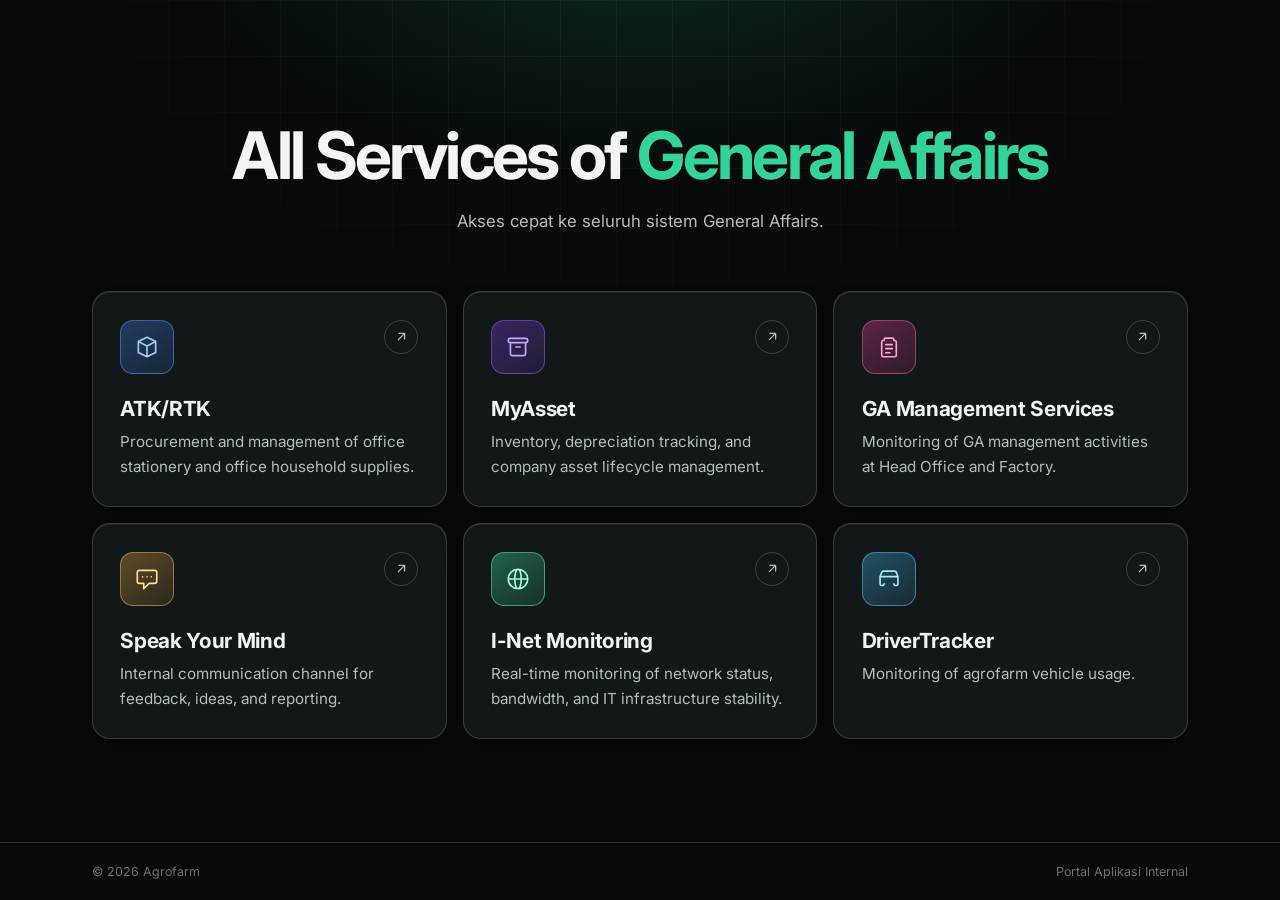
<file: index.html>
<!doctype html>
<html lang="id">
  <head>
    <meta charset="UTF-8" />
    <meta name="viewport" content="width=device-width, initial-scale=1.0" />
    <title>Portal Aplikasi GA - Agrofarm</title>
    <link rel="preconnect" href="https://fonts.googleapis.com" />
    <link rel="preconnect" href="https://fonts.gstatic.com" crossorigin />
    <link href="https://fonts.googleapis.com/css2?family=Inter:wght@400;500;600;700&family=JetBrains+Mono:wght@400;500&display=swap" rel="stylesheet" />
    <link rel="stylesheet" href="styles.css" />
  </head>
  <body>
    <div class="backdrop" aria-hidden="true"></div>

    <header class="hero">
      <div class="wrap">
        <h1>All Services of <span class="grad">General Affairs</span></h1>
        <p class="lede">Akses cepat ke seluruh sistem General Affairs.</p>
      </div>
    </header>

    <main class="wrap">
      <div class="grid" id="appsGrid" aria-label="Daftar aplikasi Agrofarm"></div>
    </main>

    <footer class="footer">
      <div class="wrap footer-inner">
        <span>&copy; <span id="year"></span> Agrofarm</span>
        <span>Portal Aplikasi Internal</span>
      </div>
    </footer>

    <div class="toast" id="toast" role="status" aria-live="polite">Memproses...</div>

    <script src="script.js"></script>
  </body>
</html>
</file>
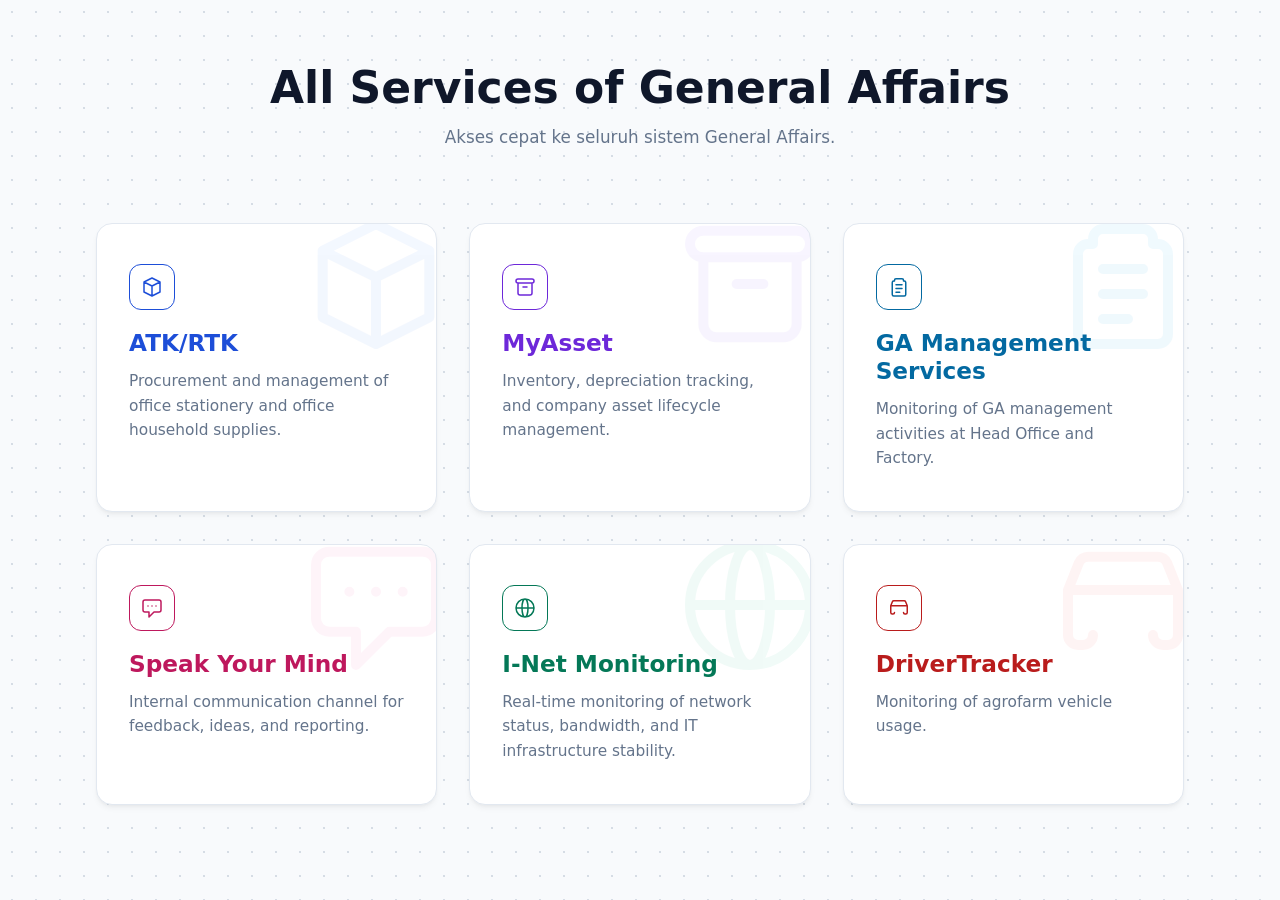
<file: backup-original/index.html>
<!doctype html>
<html lang="id">
  <head>
    <meta charset="UTF-8" />
    <meta name="viewport" content="width=device-width, initial-scale=1.0" />
    <title>Portal Aplikasi GA - Agrofarm</title>
    <link rel="stylesheet" href="styles.css" />
  </head>
  <body>
    <header class="page-header">
      <h1>All Services of General Affairs</h1>
      <p>Akses cepat ke seluruh sistem General Affairs.</p>
    </header>

    <main class="app-grid" id="appsGrid" aria-label="Daftar aplikasi Agrofarm"></main>

    <div class="toast" id="toast" role="status" aria-live="polite">Memproses...</div>

    <script src="script.js"></script>
  </body>
</html>
</file>
<file: styles.css>
:root {
  color-scheme: dark;
  --bg: #07090b;
  --surface: #12171a;
  --surface-hover: #181e22;
  --line: rgba(255, 255, 255, 0.16);
  --line-strong: rgba(255, 255, 255, 0.18);
  --text: #f2f5f4;
  --text-soft: #b4bfba;
  --text-faint: #66726d;
  --brand: #34d399;
  --ease: cubic-bezier(0.22, 0.61, 0.36, 1);
  font-family: Inter, ui-sans-serif, system-ui, -apple-system, "Segoe UI", sans-serif;
}

* {
  box-sizing: border-box;
}

body {
  display: flex;
  min-height: 100vh;
  flex-direction: column;
  margin: 0;
  background: var(--bg);
  color: var(--text);
  -webkit-font-smoothing: antialiased;
}

a {
  color: inherit;
  text-decoration: none;
}

.wrap {
  width: 100%;
  max-width: 1160px;
  margin: 0 auto;
  padding: 0 2rem;
}

/* ---------- Background ---------- */
.backdrop {
  position: fixed;
  inset: 0;
  z-index: -1;
  background:
    radial-gradient(700px 380px at 50% -80px, rgba(52, 211, 153, 0.16), transparent 70%),
    linear-gradient(var(--bg), var(--bg));
}

.backdrop::after {
  position: absolute;
  inset: 0;
  background-image:
    linear-gradient(rgba(255, 255, 255, 0.045) 1px, transparent 1px),
    linear-gradient(90deg, rgba(255, 255, 255, 0.045) 1px, transparent 1px);
  background-size: 56px 56px;
  content: "";
  mask-image: radial-gradient(ellipse 70% 55% at 50% 0%, #000 20%, transparent 75%);
}

/* ---------- Hero ---------- */
.hero {
  padding: 6rem 0 3.5rem;
  text-align: center;
}

.pill {
  display: inline-flex;
  align-items: center;
  gap: 0.55rem;
  padding: 0.38rem 0.85rem;
  border: 1px solid var(--line);
  border-radius: 999px;
  background: var(--surface);
  color: var(--text-soft);
  font-size: 0.8rem;
  font-weight: 500;
}

.pill-dot {
  position: relative;
  width: 7px;
  height: 7px;
  border-radius: 50%;
  background: var(--brand);
}

.pill-dot::after {
  position: absolute;
  inset: 0;
  border-radius: 50%;
  background: var(--brand);
  content: "";
  animation: ping 2.2s ease-out infinite;
}

.hero h1 {
  max-width: 820px;
  margin: 1.5rem auto 1.1rem;
  font-size: clamp(2.3rem, 5.6vw, 4.1rem);
  font-weight: 700;
  line-height: 1.07;
  letter-spacing: -0.04em;
  color: var(--text);
}

.grad {
  color: var(--brand);
}

.lede {
  max-width: 480px;
  margin: 0 auto;
  color: var(--text-soft);
  font-size: 1.05rem;
  line-height: 1.65;
}

.pill,
.hero h1,
.lede {
  animation: rise 0.8s var(--ease) backwards;
}

.hero h1 { animation-delay: 0.08s; }
.lede { animation-delay: 0.16s; }

/* ---------- Section ---------- */
.section-head {
  display: flex;
  align-items: baseline;
  justify-content: space-between;
  margin-bottom: 1.2rem;
}

.section-head h2 {
  margin: 0;
  font-size: 1.1rem;
  font-weight: 650;
  letter-spacing: -0.01em;
}

.hint {
  color: var(--text-faint);
  font-size: 0.82rem;
}

/* ---------- Cards ---------- */
.grid {
  display: grid;
  grid-template-columns: repeat(3, minmax(0, 1fr));
  gap: 1rem;
  margin-bottom: 5rem;
}

.card {
  --mx: 50%;
  --my: 0%;
  position: relative;
  display: flex;
  min-height: 210px;
  flex-direction: column;
  padding: 1.7rem;
  border: 1px solid var(--line);
  border-radius: 18px;
  box-shadow: 0 1px 0 rgba(255, 255, 255, 0.06) inset, 0 12px 28px -14px rgba(0, 0, 0, 0.8);
  background: var(--surface);
  animation: rise 0.7s var(--ease) calc(0.3s + var(--i) * 0.07s) backwards;
  transition: transform 0.35s var(--ease), background 0.35s var(--ease), border-color 0.35s var(--ease);
}

/* sorotan lembut mengikuti kursor */
.card::before {
  position: absolute;
  inset: 0;
  border-radius: inherit;
  background: radial-gradient(
    320px circle at var(--mx) var(--my),
    hsl(var(--hue) 85% 62% / 0.16),
    transparent 65%
  );
  content: "";
  opacity: 0;
  pointer-events: none;
  transition: opacity 0.35s var(--ease);
}

/* garis tepi menyala mengikuti kursor */
.card::after {
  position: absolute;
  inset: -1px;
  padding: 1px;
  border-radius: inherit;
  background: radial-gradient(
    240px circle at var(--mx) var(--my),
    hsl(var(--hue) 90% 68% / 0.9),
    transparent 65%
  );
  content: "";
  mask:
    linear-gradient(#000 0 0) content-box,
    linear-gradient(#000 0 0);
  mask-composite: exclude;
  -webkit-mask-composite: xor;
  opacity: 0;
  pointer-events: none;
  transition: opacity 0.35s var(--ease);
}

.card:hover,
.card:focus-visible {
  background: var(--surface-hover);
  transform: translateY(-3px);
}

.card:hover::before,
.card:hover::after,
.card:focus-visible::before,
.card:focus-visible::after {
  opacity: 1;
}

.card:focus-visible {
  outline: 2px solid var(--brand);
  outline-offset: 3px;
}

.card-top {
  display: flex;
  align-items: flex-start;
  justify-content: space-between;
  margin-bottom: 1.4rem;
}

.card-icon {
  display: grid;
  width: 54px;
  height: 54px;
  place-items: center;
  border: 1px solid hsl(var(--hue) 80% 65% / 0.5);
  border-radius: 13px;
  background: linear-gradient(145deg, hsl(var(--hue) 85% 60% / 0.34), hsl(var(--hue) 85% 60% / 0.12));
  color: hsl(var(--hue) 95% 82%);
  transition: transform 0.4s var(--ease), box-shadow 0.4s var(--ease);
}

.card-icon svg {
  width: 26px;
  height: 26px;
}

.card:hover .card-icon {
  box-shadow: 0 8px 24px -6px hsl(var(--hue) 90% 60% / 0.55);
  transform: scale(1.06);
}

.card-arrow {
  display: grid;
  width: 34px;
  height: 34px;
  place-items: center;
  border: 1px solid var(--line-strong);
  border-radius: 50%;
  color: var(--text-soft);
  opacity: 1;
  transition: all 0.35s var(--ease);
}

.card-arrow svg {
  width: 15px;
  height: 15px;
}

.card:hover .card-arrow {
  border-color: transparent;
  background: var(--text);
  color: #07090b;
  opacity: 1;
  transform: rotate(0deg) scale(1.05);
}

.card h3 {
  margin: 0 0 0.5rem;
  font-size: 1.3rem;
  font-weight: 700;
  letter-spacing: -0.015em;
}

.card p {
  margin: 0;
  color: var(--text-soft);
  font-size: 0.95rem;
  line-height: 1.65;
}

/* ---------- Footer & toast ---------- */
.footer {
  margin-top: auto;
  border-top: 1px solid var(--line);
  color: var(--text-faint);
  font-size: 0.78rem;
}

.footer-inner {
  display: flex;
  justify-content: space-between;
  gap: 1rem;
  padding-top: 1.3rem;
  padding-bottom: 1.3rem;
}

.toast {
  position: fixed;
  right: 50%;
  bottom: 30px;
  z-index: 100;
  min-width: 260px;
  padding: 12px 22px;
  border: 1px solid var(--line-strong);
  border-radius: 12px;
  background: rgba(20, 26, 24, 0.9);
  backdrop-filter: blur(12px);
  box-shadow: 0 16px 40px -10px rgba(0, 0, 0, 0.7);
  color: var(--text);
  font-size: 0.88rem;
  font-weight: 500;
  text-align: center;
  opacity: 0;
  pointer-events: none;
  transform: translate(50%, 16px);
  transition: opacity 0.3s ease, transform 0.3s ease;
  visibility: hidden;
}

.toast.show {
  opacity: 1;
  transform: translate(50%, 0);
  visibility: visible;
}

@keyframes rise {
  from {
    opacity: 0;
    transform: translateY(22px);
  }
}

@keyframes ping {
  0% {
    opacity: 0.7;
    transform: scale(1);
  }
  80%,
  100% {
    opacity: 0;
    transform: scale(3);
  }
}

@media (max-width: 960px) {
  .grid {
    grid-template-columns: repeat(2, minmax(0, 1fr));
  }
}

@media (max-width: 620px) {
  .wrap {
    padding: 0 1.1rem;
  }

  .hero {
    padding: 3.4rem 0 2.4rem;
  }

  .hint {
    display: none;
  }

  .grid {
    grid-template-columns: 1fr;
  }

  .card {
    min-height: 0;
  }

  .footer-inner {
    flex-direction: column;
    gap: 0.3rem;
  }
}

/* Tata letak ringkas: ponsel dan layar laptop pendek (mis. 1366x768). */
@media (max-width: 620px), (min-width: 961px) and (max-height: 820px) {
  .card {
    display: grid;
    min-height: 0;
    grid-template-columns: 54px minmax(0, 1fr);
    align-content: start;
    column-gap: 1.1rem;
    padding: 1.45rem 1.5rem;
  }

  .card-top {
    display: contents;
  }

  .card-icon {
    width: 50px;
    height: 50px;
    grid-column: 1;
    grid-row: 1 / 4;
  }

  .card-arrow {
    position: absolute;
    top: 0.9rem;
    right: 0.9rem;
    width: 30px;
    height: 30px;
  }

  .card h3,
  .card p {
    grid-column: 2;
  }

  .card h3 {
    margin-bottom: 0.3rem;
    padding-right: 2.2rem;
    font-size: 1.15rem;
  }

  .card p {
    font-size: 0.88rem;
    line-height: 1.55;
  }

}

@media (min-width: 961px) and (max-height: 820px) {
  .hero {
    padding: 3.6rem 0 2.4rem;
  }

  .hero h1 {
    max-width: 1000px;
    margin: 1.1rem auto 0.8rem;
    font-size: 3.3rem;
  }

  .lede {
    font-size: 0.98rem;
  }

  .grid {
    gap: 1rem;
    margin-bottom: 3rem;
  }

  .section-head {
    margin-bottom: 0.8rem;
  }
}

@media (max-width: 620px) {
  .hero {
    padding: 2.4rem 0 1.8rem;
  }

  .hero h1 {
    font-size: clamp(1.9rem, 8.4vw, 2.4rem);
  }

  .lede {
    font-size: 0.95rem;
  }

  .grid {
    gap: 0.8rem;
    margin-bottom: 3rem;
  }
}

/* Gerakan besar dikurangi; fade singkat dan perubahan warna tetap jalan. */
@media (prefers-reduced-motion: reduce) {
  .pill,
  .hero h1,
  .lede,
  .card {
    animation: fade 0.4s ease backwards;
  }

  .pill-dot::after {
    animation: none;
  }

  .card:hover,
  .card:focus-visible,
  .card:hover .card-icon {
    transform: none;
  }

  @keyframes fade {
    from {
      opacity: 0;
    }
  }
}
</file>
<file: backup-original/styles.css>
:root {
  color-scheme: light;
  --bg-body: #f8fafc;
  --bg-card: #ffffff;
  --border-color: #e2e8f0;
  --text-main: #0f172a;
  --text-muted: #64748b;
  --accent-hris: #16a34a;
  --accent-finance: #2563eb;
  --accent-inventory: #d97706;
  --accent-dashboard: #7c3aed;
  --accent-hris-text: #15803d;
  --accent-finance-text: #1d4ed8;
  --accent-inventory-text: #b45309;
  --accent-dashboard-text: #6d28d9;
  --accent-atk: #3b82f6;
  --accent-asset: #8b5cf6;
  --accent-speak: #ec4899;
  --accent-catalog: #f59e0b;
  --accent-inet: #10b981;
  --accent-itlog: #0ea5e9;
  --accent-driver: #ef4444;
  --accent-atk-text: #1d4ed8;
  --accent-asset-text: #6d28d9;
  --accent-speak-text: #be185d;
  --accent-catalog-text: #b45309;
  --accent-inet-text: #047857;
  --accent-itlog-text: #0369a1;
  --accent-driver-text: #b91c1c;
  --transition-smooth: all 0.3s cubic-bezier(0.4, 0, 0.2, 1);
  font-family:
    Inter, ui-sans-serif, system-ui, -apple-system, BlinkMacSystemFont, "Segoe UI", sans-serif;
}

* {
  box-sizing: border-box;
}

body {
  display: flex;
  min-height: 100vh;
  flex-direction: column;
  align-items: center;
  margin: 0;
  padding: 4rem 2rem;
  background-color: var(--bg-body);
  background-image: radial-gradient(rgba(148, 163, 184, 0.34) 1px, transparent 1px);
  background-size: 24px 24px;
  color: var(--text-main);
}

a {
  color: inherit;
  text-decoration: none;
}

.page-header {
  margin-bottom: 3.5rem;
  padding: 0;
  border: 0;
  border-radius: 0;
  background: transparent;
  text-align: center;
}

.brand-mark {
  position: relative;
  display: grid;
  width: 46px;
  height: 46px;
  place-items: center;
  margin: 0 auto 1rem;
  overflow: hidden;
  border-radius: 14px;
  background: linear-gradient(135deg, #15803d, #d97706);
  box-shadow: 0 12px 24px rgba(21, 128, 61, 0.18);
}

.brand-mark span,
.brand-mark::before,
.brand-mark::after {
  position: absolute;
  content: "";
  background: #ffffff;
}

.brand-mark span {
  width: 7px;
  height: 25px;
  border-radius: 999px 999px 2px 2px;
  transform: rotate(12deg);
}

.brand-mark::before,
.brand-mark::after {
  width: 18px;
  height: 10px;
  border-radius: 100% 0 100% 0;
  opacity: 0.92;
}

.brand-mark::before {
  transform: translate(-8px, -4px) rotate(-24deg);
}

.brand-mark::after {
  transform: translate(9px, 2px) rotate(155deg);
}

.page-header h1 {
  margin: 0 0 0.75rem;
  font-size: clamp(2rem, 5vw, 2.75rem);
  font-weight: 760;
  line-height: 1.1;
  letter-spacing: 0;
}

.page-header p {
  max-width: 640px;
  margin: 0 auto;
  color: var(--text-muted);
  font-size: 1.05rem;
  line-height: 1.6;
}

.app-grid {
  display: grid;
  width: 100%;
  max-width: 1120px;
  grid-template-columns: repeat(3, minmax(0, 1fr));
  gap: 2rem;
  padding: 1rem;
}

.app-card {
  position: relative;
  z-index: 1;
  min-height: 230px;
  overflow: hidden;
  padding: 2.5rem 2rem;
  border: 1px solid var(--border-color);
  border-radius: 16px;
  background-color: var(--bg-card);
  box-shadow:
    0 4px 6px -1px rgba(0, 0, 0, 0.05),
    0 2px 4px -2px rgba(0, 0, 0, 0.05);
  cursor: pointer;
  opacity: 0;
  transform: translateY(14px);
  animation: cardIn 0.45s ease forwards;
  transition: var(--transition-smooth);
}

.app-card:nth-child(2) {
  animation-delay: 0.06s;
}

.app-card:nth-child(3) {
  animation-delay: 0.12s;
}

.app-card:nth-child(4) {
  animation-delay: 0.18s;
}

.app-card:nth-child(5) {
  animation-delay: 0.24s;
}

.app-card:nth-child(6) {
  animation-delay: 0.3s;
}

.app-card:nth-child(7) {
  animation-delay: 0.36s;
}

.app-card:hover {
  box-shadow:
    0 20px 25px -5px rgba(0, 0, 0, 0.1),
    0 8px 10px -6px rgba(0, 0, 0, 0.1);
  transform: translateY(-6px);
}

.app-card:focus-visible {
  outline: 0;
  box-shadow:
    0 0 0 4px rgba(59, 130, 246, 0.18),
    0 20px 25px -5px rgba(0, 0, 0, 0.1);
}

.card-atk:hover {
  border-color: var(--accent-atk);
}

.card-asset:hover {
  border-color: var(--accent-asset);
}

.card-speak:hover {
  border-color: var(--accent-speak);
}

.card-catalog:hover {
  border-color: var(--accent-catalog);
}

.card-inet:hover {
  border-color: var(--accent-inet);
}

.card-itlog:hover {
  border-color: var(--accent-itlog);
}

.card-driver:hover {
  border-color: var(--accent-driver);
}

.card-content {
  position: relative;
  z-index: 2;
  pointer-events: none;
}

.app-icon {
  display: inline-flex;
  width: 46px;
  height: 46px;
  align-items: center;
  justify-content: center;
  margin-bottom: 1.2rem;
  border: 1px solid currentColor;
  border-radius: 12px;
  background: rgba(255, 255, 255, 0.72);
}

.app-icon svg {
  width: 24px;
  height: 24px;
}

.app-card h2 {
  margin: 0 0 0.75rem;
  font-size: 1.45rem;
  font-weight: 760;
  line-height: 1.2;
}

.card-atk h2,
.card-atk .app-icon {
  color: var(--accent-atk-text);
}

.card-asset h2,
.card-asset .app-icon {
  color: var(--accent-asset-text);
}

.card-speak h2,
.card-speak .app-icon {
  color: var(--accent-speak-text);
}

.card-catalog h2,
.card-catalog .app-icon {
  color: var(--accent-catalog-text);
}

.card-inet h2,
.card-inet .app-icon {
  color: var(--accent-inet-text);
}

.card-itlog h2,
.card-itlog .app-icon {
  color: var(--accent-itlog-text);
}

.card-driver h2,
.card-driver .app-icon {
  color: var(--accent-driver-text);
}

.app-card p {
  max-width: 420px;
  margin: 0;
  color: var(--text-muted);
  font-size: 0.96rem;
  line-height: 1.6;
}

.icon-wrapper {
  position: absolute;
  top: -20px;
  right: -20px;
  z-index: 0;
  width: 160px;
  height: 160px;
  opacity: 0.06;
  pointer-events: none;
  transition: var(--transition-smooth);
}

.card-atk .icon-wrapper {
  color: var(--accent-atk);
}

.card-asset .icon-wrapper {
  color: var(--accent-asset);
}

.card-speak .icon-wrapper {
  color: var(--accent-speak);
}

.card-catalog .icon-wrapper {
  color: var(--accent-catalog);
}

.card-inet .icon-wrapper {
  color: var(--accent-inet);
}

.card-itlog .icon-wrapper {
  color: var(--accent-itlog);
}

.card-driver .icon-wrapper {
  color: var(--accent-driver);
}

.app-card:hover .icon-wrapper {
  opacity: 0.12;
  transform: scale(1.1) rotate(-10deg);
}

.icon-wrapper svg {
  width: 100%;
  height: 100%;
}

.toast {
  position: fixed;
  right: 50%;
  bottom: 30px;
  z-index: 100;
  min-width: 300px;
  padding: 16px 24px;
  border-radius: 8px;
  background-color: #1e293b;
  box-shadow: 0 10px 15px -3px rgba(0, 0, 0, 0.2);
  color: #ffffff;
  font-size: 0.95rem;
  font-weight: 600;
  text-align: center;
  opacity: 0;
  pointer-events: none;
  transform: translate(50%, 20px);
  transition:
    opacity 0.3s ease,
    transform 0.3s ease;
  visibility: hidden;
}

.toast.show {
  opacity: 1;
  transform: translate(50%, 0);
  visibility: visible;
}

@keyframes cardIn {
  to {
    opacity: 1;
    transform: translateY(0);
  }
}

@media (max-width: 760px) {
  body {
    padding: 2rem 1rem;
  }

  .page-header {
    margin-bottom: 2rem;
    padding: 1rem 1.25rem;
  }

  .app-grid {
    grid-template-columns: 1fr;
    gap: 1rem;
    padding: 0;
  }

  .app-card {
    min-height: 200px;
    padding: 2rem 1.5rem;
  }

  .icon-wrapper {
    width: 140px;
    height: 140px;
  }
}

@media (prefers-reduced-motion: reduce) {
  *,
  *::before,
  *::after {
    scroll-behavior: auto !important;
    animation-duration: 1ms !important;
    animation-iteration-count: 1 !important;
    transition-duration: 1ms !important;
  }
}
</file>
